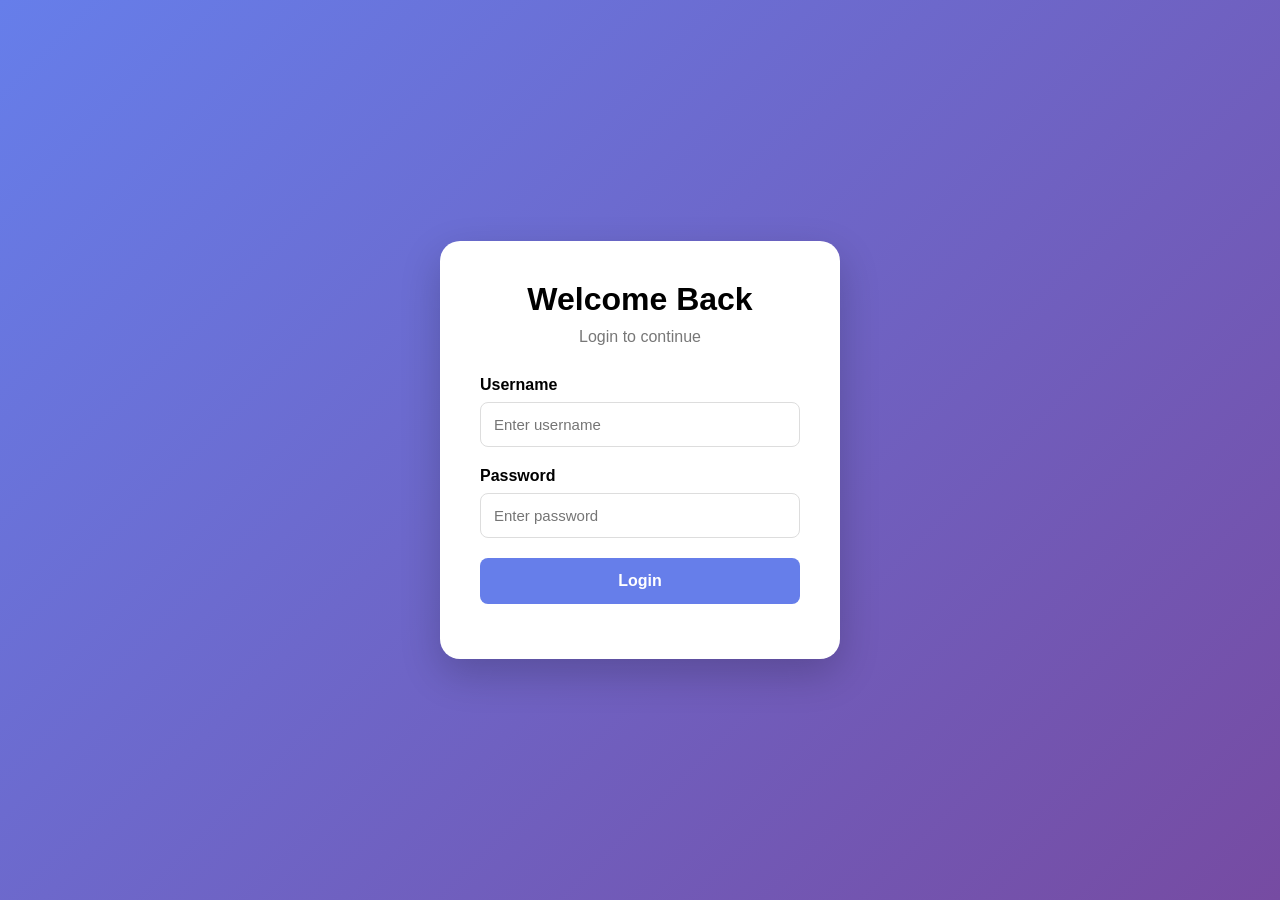
<file: Login Page.html>
<!DOCTYPE html>
<html lang="en">

<head>
    <meta charset="UTF-8">
    <meta name="viewport" content="width=device-width, initial-scale=1.0">

    <title>Login</title>

    <link rel="stylesheet" href="style.css">
</head>

<body>

    <div class="login-container">

        <div class="login-card">

            <h1>Welcome Back</h1>

            <p class="subtitle">
                Login to continue
            </p>

            <form id="loginForm">

                <div class="input-group">
                    <label>Username</label>

                    <input
                        type="text"
                        id="username"
                        placeholder="Enter username"
                        required
                    >
                </div>

                <div class="input-group">
                    <label>Password</label>

                    <input
                        type="password"
                        id="password"
                        placeholder="Enter password"
                        required
                    >
                </div>

                <button type="submit" id="loginButton">
                    Login
                </button>

                <p id="message"></p>

            </form>

        </div>

    </div>

    <script src="script.js"></script>

</body>

</html>
</file>
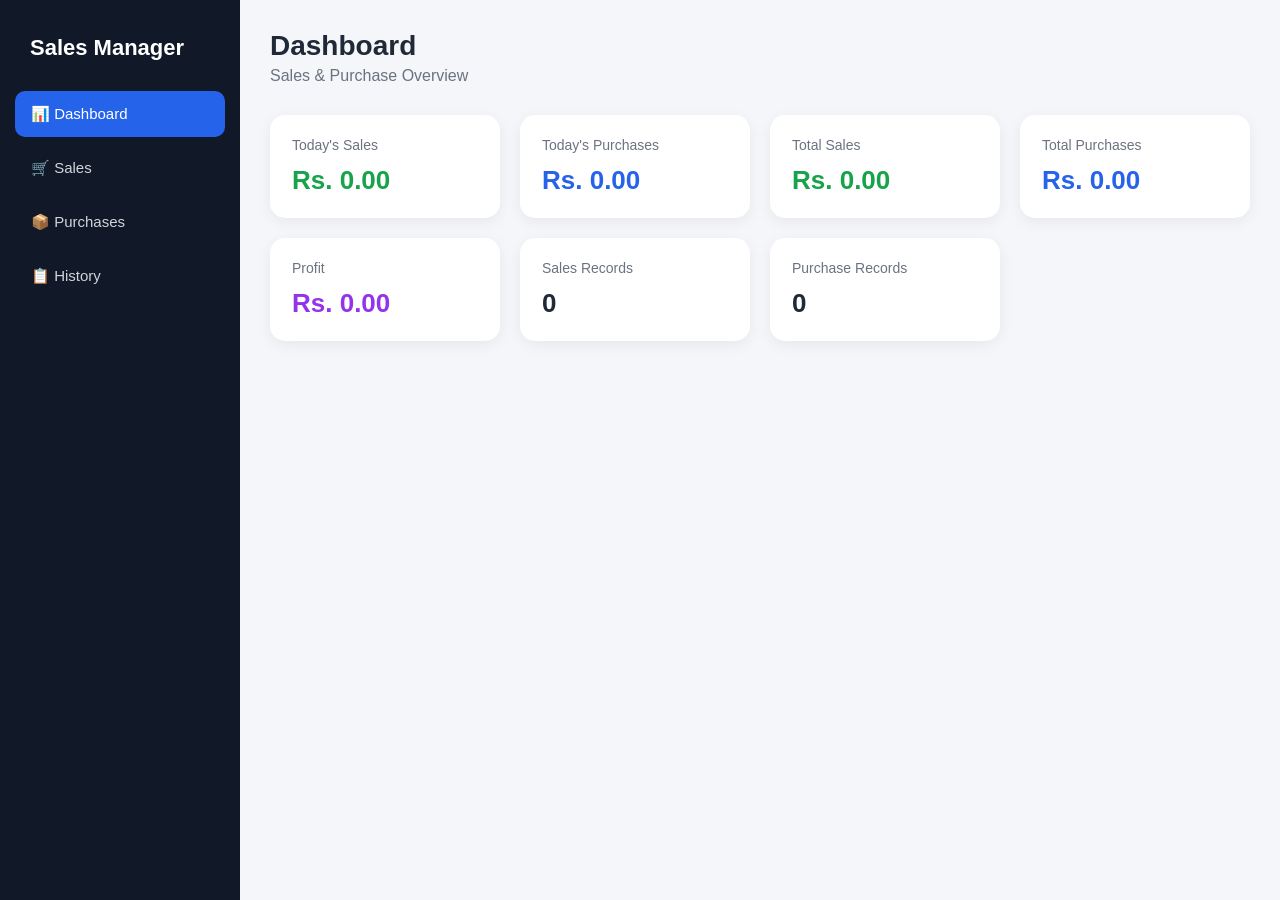
<file: Sales.html>
<!DOCTYPE html>
<html>

<head>

  <base target="_top">

  <meta name="viewport"
        content="width=device-width, initial-scale=1.0">

  <title>Sales & Purchase Management</title>


  <style>

    * {
      box-sizing: border-box;
      margin: 0;
      padding: 0;
    }


    body {

      font-family:
        Arial,
        Helvetica,
        sans-serif;

      background: #f4f6f9;

      color: #1f2937;

    }


    /* =========================
       SIDEBAR
    ========================= */

    .sidebar {

      position: fixed;

      left: 0;
      top: 0;

      width: 240px;
      height: 100vh;

      background: #111827;

      color: white;

      padding: 25px 15px;

    }


    .logo {

      font-size: 22px;

      font-weight: bold;

      padding: 10px 15px 30px;

    }


    .menu {

      display: flex;

      flex-direction: column;

      gap: 8px;

    }


    .menu button {

      border: none;

      background: transparent;

      color: #d1d5db;

      padding: 14px 16px;

      text-align: left;

      border-radius: 10px;

      font-size: 15px;

      cursor: pointer;

    }


    .menu button:hover,
    .menu button.active {

      background: #2563eb;

      color: white;

    }


    /* =========================
       MAIN
    ========================= */

    .main {

      margin-left: 240px;

      padding: 30px;

    }


    .topbar {

      display: flex;

      justify-content: space-between;

      align-items: center;

      margin-bottom: 30px;

    }


    .topbar h1 {

      font-size: 28px;

    }


    .topbar p {

      color: #6b7280;

      margin-top: 5px;

    }


    /* =========================
       SECTIONS
    ========================= */

    .section {

      display: none;

    }


    .section.active {

      display: block;

    }


    /* =========================
       CARDS
    ========================= */

    .cards {

      display: grid;

      grid-template-columns:
        repeat(4, 1fr);

      gap: 20px;

      margin-bottom: 30px;

    }


    .card {

      background: white;

      border-radius: 15px;

      padding: 22px;

      box-shadow:
        0 4px 15px rgba(0,0,0,.06);

    }


    .card-title {

      font-size: 14px;

      color: #6b7280;

      margin-bottom: 12px;

    }


    .card-value {

      font-size: 26px;

      font-weight: bold;

    }


    .sales-color {

      color: #16a34a;

    }


    .purchase-color {

      color: #2563eb;

    }


    .profit-color {

      color: #9333ea;

    }


    /* =========================
       FORM
    ========================= */

    .form-card {

      background: white;

      padding: 25px;

      border-radius: 15px;

      box-shadow:
        0 4px 15px rgba(0,0,0,.06);

      max-width: 850px;

    }


    .form-grid {

      display: grid;

      grid-template-columns:
        repeat(2, 1fr);

      gap: 20px;

    }


    .form-group {

      display: flex;

      flex-direction: column;

      gap: 7px;

    }


    .form-group.full {

      grid-column: 1 / -1;

    }


    label {

      font-weight: 600;

      font-size: 14px;

    }


    input {

      width: 100%;

      padding: 13px;

      border: 1px solid #d1d5db;

      border-radius: 9px;

      outline: none;

      font-size: 15px;

    }


    input:focus {

      border-color: #2563eb;

    }


    .total-box {

      background: #eff6ff;

      border: 1px solid #bfdbfe;

      padding: 15px;

      border-radius: 10px;

      font-size: 18px;

      font-weight: bold;

      color: #1d4ed8;

    }


    .btn {

      border: none;

      padding: 13px 25px;

      border-radius: 9px;

      color: white;

      font-size: 15px;

      cursor: pointer;

      margin-top: 10px;

    }


    .btn-sale {

      background: #16a34a;

    }


    .btn-purchase {

      background: #2563eb;

    }


    .btn:hover {

      opacity: .9;

    }


    /* =========================
       HISTORY
    ========================= */

    .history-card {

      background: white;

      padding: 20px;

      border-radius: 15px;

      margin-bottom: 25px;

      box-shadow:
        0 4px 15px rgba(0,0,0,.06);

    }


    .history-header {

      display: flex;

      justify-content: space-between;

      align-items: center;

      margin-bottom: 15px;

    }


    .history-header h2 {

      font-size: 20px;

    }


    .search {

      max-width: 300px;

    }


    .table-wrapper {

      overflow-x: auto;

    }


    table {

      width: 100%;

      border-collapse: collapse;

      min-width: 700px;

    }


    th {

      background: #f3f4f6;

      text-align: left;

      padding: 12px;

      font-size: 13px;

    }


    td {

      padding: 12px;

      border-bottom: 1px solid #e5e7eb;

      font-size: 14px;

    }


    tr:hover {

      background: #f9fafb;

    }


    /* =========================
       LOADING
    ========================= */

    .loading {

      position: fixed;

      inset: 0;

      background: rgba(255,255,255,.8);

      display: none;

      align-items: center;

      justify-content: center;

      z-index: 999;

    }


    .loading.show {

      display: flex;

    }


    .spinner {

      width: 45px;

      height: 45px;

      border: 5px solid #e5e7eb;

      border-top-color: #2563eb;

      border-radius: 50%;

      animation: spin .8s linear infinite;

    }


    @keyframes spin {

      to {
        transform: rotate(360deg);
      }

    }


    /* =========================
       TOAST
    ========================= */

    .toast {

      position: fixed;

      right: 25px;

      bottom: 25px;

      background: #111827;

      color: white;

      padding: 15px 20px;

      border-radius: 10px;

      display: none;

      z-index: 1000;

    }


    .toast.show {

      display: block;

    }


    /* =========================
       MOBILE
    ========================= */

    @media(max-width: 900px) {

      .sidebar {

        width: 70px;

        padding: 20px 8px;

      }


      .logo {

        font-size: 0;

      }


      .logo::after {

        content: "📊";

        font-size: 25px;

      }


      .menu button {

        text-align: center;

        font-size: 0;

      }


      .menu button span {

        display: none;

      }


      .main {

        margin-left: 70px;

        padding: 20px;

      }


      .cards {

        grid-template-columns:
          repeat(2, 1fr);

      }

    }


    @media(max-width: 600px) {

      .cards {

        grid-template-columns: 1fr;

      }


      .form-grid {

        grid-template-columns: 1fr;

      }


      .topbar h1 {

        font-size: 22px;

      }

    }

  </style>

</head>


<body>


  <!-- =========================
       SIDEBAR
  ========================= -->

  <aside class="sidebar">

    <div class="logo">
      Sales Manager
    </div>


    <div class="menu">

      <button
        class="active"
        onclick="showSection('dashboard', this)">

        📊 <span>Dashboard</span>

      </button>


      <button
        onclick="showSection('sales', this)">

        🛒 <span>Sales</span>

      </button>


      <button
        onclick="showSection('purchases', this)">

        📦 <span>Purchases</span>

      </button>


      <button
        onclick="showSection('history', this)">

        📋 <span>History</span>

      </button>

    </div>

  </aside>



  <!-- =========================
       MAIN
  ========================= -->

  <main class="main">


    <!-- DASHBOARD -->

    <section
      id="dashboard"
      class="section active">

      <div class="topbar">

        <div>

          <h1>Dashboard</h1>

          <p>
            Sales & Purchase Overview
          </p>

        </div>

      </div>


      <div class="cards">


        <div class="card">

          <div class="card-title">
            Today's Sales
          </div>

          <div
            id="todaySales"
            class="card-value sales-color">

            Rs. 0.00

          </div>

        </div>


        <div class="card">

          <div class="card-title">
            Today's Purchases
          </div>

          <div
            id="todayPurchases"
            class="card-value purchase-color">

            Rs. 0.00

          </div>

        </div>


        <div class="card">

          <div class="card-title">
            Total Sales
          </div>

          <div
            id="totalSales"
            class="card-value sales-color">

            Rs. 0.00

          </div>

        </div>


        <div class="card">

          <div class="card-title">
            Total Purchases
          </div>

          <div
            id="totalPurchases"
            class="card-value purchase-color">

            Rs. 0.00

          </div>

        </div>


        <div class="card">

          <div class="card-title">
            Profit
          </div>

          <div
            id="profit"
            class="card-value profit-color">

            Rs. 0.00

          </div>

        </div>


        <div class="card">

          <div class="card-title">
            Sales Records
          </div>

          <div
            id="salesCount"
            class="card-value">

            0

          </div>

        </div>


        <div class="card">

          <div class="card-title">
            Purchase Records
          </div>

          <div
            id="purchaseCount"
            class="card-value">

            0

          </div>

        </div>

      </div>

    </section>



    <!-- =========================
         SALES
    ========================= -->

    <section
      id="sales"
      class="section">


      <div class="topbar">

        <div>

          <h1>Add Sale</h1>

          <p>
            Add a new sales transaction
          </p>

        </div>

      </div>


      <div class="form-card">


        <div class="form-grid">


          <div class="form-group">

            <label>
              Product Name
            </label>

            <input
              type="text"
              id="saleProduct"
              placeholder="Enter product name">

          </div>


          <div class="form-group">

            <label>
              Quantity
            </label>

            <input
              type="number"
              id="saleQuantity"
              min="1"
              step="1"
              placeholder="Enter quantity"
              oninput="calculateSaleTotal()">

          </div>


          <div class="form-group">

            <label>
              Selling Price
            </label>

            <input
              type="number"
              id="salePrice"
              min="0"
              step="0.01"
              placeholder="Enter selling price"
              oninput="calculateSaleTotal()">

          </div>


          <div class="form-group">

            <label>
              Total Amount
            </label>

            <div
              id="saleTotal"
              class="total-box">

              Rs. 0.00

            </div>

          </div>


          <div class="form-group">

            <label>
              Customer Name
            </label>

            <input
              type="text"
              id="customerName"
              placeholder="Optional">

          </div>


          <div class="form-group">

            <label>
              Location
            </label>

            <input
              type="text"
              id="saleLocation"
              placeholder="Enter location">

          </div>


        </div>


        <button
          class="btn btn-sale"
          onclick="addSale()">

          ➕ Add Sale

        </button>


      </div>

    </section>



    <!-- =========================
         PURCHASES
    ========================= -->

    <section
      id="purchases"
      class="section">


      <div class="topbar">

        <div>

          <h1>Add Purchase</h1>

          <p>
            Add a new purchase transaction
          </p>

        </div>

      </div>


      <div class="form-card">


        <div class="form-grid">


          <div class="form-group">

            <label>
              Item Name
            </label>

            <input
              type="text"
              id="purchaseItem"
              placeholder="Enter item name">

          </div>


          <div class="form-group">

            <label>
              Quantity
            </label>

            <input
              type="number"
              id="purchaseQuantity"
              min="1"
              step="1"
              placeholder="Enter quantity"
              oninput="calculatePurchaseTotal()">

          </div>


          <div class="form-group">

            <label>
              Price
            </label>

            <input
              type="number"
              id="purchasePrice"
              min="0"
              step="0.01"
              placeholder="Enter price"
              oninput="calculatePurchaseTotal()">

          </div>


          <div class="form-group">

            <label>
              Total Amount
            </label>

            <div
              id="purchaseTotal"
              class="total-box">

              Rs. 0.00

            </div>

          </div>


        </div>


        <button
          class="btn btn-purchase"
          onclick="addPurchase()">

          ➕ Add Purchase

        </button>


      </div>

    </section>



    <!-- =========================
         HISTORY
    ========================= -->

    <section
      id="history"
      class="section">


      <div class="topbar">

        <div>

          <h1>Transaction History</h1>

          <p>
            View your sales and purchases
          </p>

        </div>

      </div>


      <!-- SALES HISTORY -->

      <div class="history-card">


        <div class="history-header">

          <h2>🛒 Sales History</h2>

          <input
            class="search"
            id="salesSearch"
            type="text"
            placeholder="Search sales..."
            oninput="filterSales()">

        </div>


        <div class="table-wrapper">

          <table>

            <thead>

              <tr>

                <th>ID</th>

                <th>Date & Time</th>

                <th>Product</th>

                <th>Qty</th>

                <th>Price</th>

                <th>Total</th>

                <th>Customer</th>

                <th>Location</th>

              </tr>

            </thead>

            <tbody id="salesTable">

            </tbody>

          </table>

        </div>

      </div>



      <!-- PURCHASE HISTORY -->

      <div class="history-card">


        <div class="history-header">

          <h2>📦 Purchase History</h2>

          <input
            class="search"
            id="purchaseSearch"
            type="text"
            placeholder="Search purchases..."
            oninput="filterPurchases()">

        </div>


        <div class="table-wrapper">

          <table>

            <thead>

              <tr>

                <th>ID</th>

                <th>Date & Time</th>

                <th>Item</th>

                <th>Qty</th>

                <th>Price</th>

                <th>Total</th>

              </tr>

            </thead>

            <tbody id="purchaseTable">

            </tbody>

          </table>

        </div>

      </div>


    </section>


  </main>



  <!-- LOADING -->

  <div
    id="loading"
    class="loading">

    <div class="spinner"></div>

  </div>


  <!-- TOAST -->

  <div
    id="toast"
    class="toast">

  </div>



  <script>


    let salesData = [];

    let purchasesData = [];


    /* =========================
       NAVIGATION
    ========================= */

    function showSection(id, button) {

      document
        .querySelectorAll(".section")
        .forEach(section => {

          section.classList.remove("active");

        });


      document
        .getElementById(id)
        .classList.add("active");


      document
        .querySelectorAll(".menu button")
        .forEach(btn => {

          btn.classList.remove("active");

        });


      button.classList.add("active");


      if (id === "dashboard") {

        loadDashboard();

      }


      if (id === "history") {

        loadHistory();

      }

    }


    /* =========================
       MONEY
    ========================= */

    function money(value) {

      return "Rs. " +
        Number(value || 0)
          .toLocaleString("en-LK", {
            minimumFractionDigits: 2,
            maximumFractionDigits: 2
          });

    }


    /* =========================
       SALE TOTAL
    ========================= */

    function calculateSaleTotal() {

      const quantity =
        Number(
          document.getElementById("saleQuantity").value
        ) || 0;


      const price =
        Number(
          document.getElementById("salePrice").value
        ) || 0;


      document.getElementById("saleTotal")
        .textContent = money(quantity * price);

    }


    /* =========================
       PURCHASE TOTAL
    ========================= */

    function calculatePurchaseTotal() {

      const quantity =
        Number(
          document.getElementById("purchaseQuantity").value
        ) || 0;


      const price =
        Number(
          document.getElementById("purchasePrice").value
        ) || 0;


      document.getElementById("purchaseTotal")
        .textContent = money(quantity * price);

    }


    /* =========================
       ADD SALE
    ========================= */

    function addSale() {

      const product =
        document.getElementById("saleProduct").value.trim();


      const quantity =
        Number(
          document.getElementById("saleQuantity").value
        );


      const price =
        Number(
          document.getElementById("salePrice").value
        );


      const customer =
        document.getElementById("customerName").value.trim();


      const location =
        document.getElementById("saleLocation").value.trim();


      if (!product) {

        showToast("Please enter product name.");

        return;

      }


      if (!quantity || quantity <= 0) {

        showToast("Please enter a valid quantity.");

        return;

      }


      if (price < 0 || isNaN(price)) {

        showToast("Please enter a valid selling price.");

        return;

      }


      showLoading(true);


      google.script.run

        .withSuccessHandler(function(response) {

          showLoading(false);

          showToast("✅ Sale added successfully!");

          clearSaleForm();

          loadDashboard();

        })

        .withFailureHandler(function(error) {

          showLoading(false);

          showToast(
            "❌ " + error.message
          );

        })

        .addSale({

          product: product,

          quantity: quantity,

          price: price,

          customer: customer,

          location: location

        });

    }


    /* =========================
       ADD PURCHASE
    ========================= */

    function addPurchase() {

      const item =
        document.getElementById("purchaseItem").value.trim();


      const quantity =
        Number(
          document.getElementById("purchaseQuantity").value
        );


      const price =
        Number(
          document.getElementById("purchasePrice").value
        );


      if (!item) {

        showToast("Please enter item name.");

        return;

      }


      if (!quantity || quantity <= 0) {

        showToast("Please enter a valid quantity.");

        return;

      }


      if (price < 0 || isNaN(price)) {

        showToast("Please enter a valid price.");

        return;

      }


      showLoading(true);


      google.script.run

        .withSuccessHandler(function(response) {

          showLoading(false);

          showToast("✅ Purchase added successfully!");

          clearPurchaseForm();

          loadDashboard();

        })

        .withFailureHandler(function(error) {

          showLoading(false);

          showToast(
            "❌ " + error.message
          );

        })

        .addPurchase({

          item: item,

          quantity: quantity,

          price: price

        });

    }


    /* =========================
       DASHBOARD
    ========================= */

    function loadDashboard() {

      google.script.run

        .withSuccessHandler(function(data) {

          document.getElementById("todaySales")
            .textContent = money(data.todaySales);


          document.getElementById("todayPurchases")
            .textContent = money(data.todayPurchases);


          document.getElementById("totalSales")
            .textContent = money(data.totalSales);


          document.getElementById("totalPurchases")
            .textContent = money(data.totalPurchases);


          document.getElementById("profit")
            .textContent = money(data.profit);


          document.getElementById("salesCount")
            .textContent = data.salesCount;


          document.getElementById("purchaseCount")
            .textContent = data.purchasesCount;

        })

        .withFailureHandler(function(error) {

          showToast(
            "❌ " + error.message
          );

        })

        .getDashboardData();

    }


    /* =========================
       HISTORY
    ========================= */

    function loadHistory() {

      showLoading(true);


      google.script.run

        .withSuccessHandler(function(data) {

          salesData = data;

          renderSales(data);

          google.script.run

            .withSuccessHandler(function(data2) {

              purchasesData = data2;

              renderPurchases(data2);

              showLoading(false);

            })

            .withFailureHandler(function(error) {

              showLoading(false);

              showToast(
                "❌ " + error.message
              );

            })

            .getPurchaseHistory();

        })

        .withFailureHandler(function(error) {

          showLoading(false);

          showToast(
            "❌ " + error.message
          );

        })

        .getSalesHistory();

    }


    /* =========================
       SALES TABLE
    ========================= */

    function renderSales(data) {

      const table =
        document.getElementById("salesTable");


      table.innerHTML = "";


      if (!data.length) {

        table.innerHTML = `
          <tr>
            <td colspan="8"
                style="text-align:center;padding:25px">
              No sales records found.
            </td>
          </tr>
        `;

        return;

      }


      data.forEach(row => {

        const tr =
          document.createElement("tr");


        tr.innerHTML = `

          <td>${escapeHTML(row.id)}</td>

          <td>${escapeHTML(row.date)}</td>

          <td>${escapeHTML(row.product)}</td>

          <td>${row.quantity}</td>

          <td>${money(row.price)}</td>

          <td>${money(row.total)}</td>

          <td>${escapeHTML(row.customer || "-")}</td>

          <td>${escapeHTML(row.location || "-")}</td>

        `;


        table.appendChild(tr);

      });

    }


    /* =========================
       PURCHASE TABLE
    ========================= */

    function renderPurchases(data) {

      const table =
        document.getElementById("purchaseTable");


      table.innerHTML = "";


      if (!data.length) {

        table.innerHTML = `
          <tr>
            <td colspan="6"
                style="text-align:center;padding:25px">
              No purchase records found.
            </td>
          </tr>
        `;

        return;

      }


      data.forEach(row => {

        const tr =
          document.createElement("tr");


        tr.innerHTML = `

          <td>${escapeHTML(row.id)}</td>

          <td>${escapeHTML(row.date)}</td>

          <td>${escapeHTML(row.item)}</td>

          <td>${row.quantity}</td>

          <td>${money(row.price)}</td>

          <td>${money(row.total)}</td>

        `;


        table.appendChild(tr);

      });

    }


    /* =========================
       SEARCH SALES
    ========================= */

    function filterSales() {

      const search =
        document.getElementById("salesSearch")
          .value
          .toLowerCase();


      const filtered =
        salesData.filter(row => {

          return (

            String(row.product)
              .toLowerCase()
              .includes(search)

            ||

            String(row.customer)
              .toLowerCase()
              .includes(search)

            ||

            String(row.location)
              .toLowerCase()
              .includes(search)

            ||

            String(row.date)
              .toLowerCase()
              .includes(search)

          );

        });


      renderSales(filtered);

    }


    /* =========================
       SEARCH PURCHASES
    ========================= */

    function filterPurchases() {

      const search =
        document.getElementById("purchaseSearch")
          .value
          .toLowerCase();


      const filtered =
        purchasesData.filter(row => {

          return (

            String(row.item)
              .toLowerCase()
              .includes(search)

            ||

            String(row.date)
              .toLowerCase()
              .includes(search)

          );

        });


      renderPurchases(filtered);

    }


    /* =========================
       CLEAR SALE FORM
    ========================= */

    function clearSaleForm() {

      document.getElementById("saleProduct")
        .value = "";


      document.getElementById("saleQuantity")
        .value = "";


      document.getElementById("salePrice")
        .value = "";


      document.getElementById("customerName")
        .value = "";


      document.getElementById("saleLocation")
        .value = "";


      document.getElementById("saleTotal")
        .textContent = "Rs. 0.00";

    }


    /* =========================
       CLEAR PURCHASE FORM
    ========================= */

    function clearPurchaseForm() {

      document.getElementById("purchaseItem")
        .value = "";


      document.getElementById("purchaseQuantity")
        .value = "";


      document.getElementById("purchasePrice")
        .value = "";


      document.getElementById("purchaseTotal")
        .textContent = "Rs. 0.00";

    }


    /* =========================
       LOADING
    ========================= */

    function showLoading(show) {

      document
        .getElementById("loading")
        .classList.toggle("show", show);

    }


    /* =========================
       TOAST
    ========================= */

    function showToast(message) {

      const toast =
        document.getElementById("toast");


      toast.textContent = message;

      toast.classList.add("show");


      setTimeout(() => {

        toast.classList.remove("show");

      }, 3000);

    }


    /* =========================
       HTML SECURITY
    ========================= */

    function escapeHTML(value) {

      return String(value ?? "")
        .replace(/&/g, "&amp;")
        .replace(/</g, "&lt;")
        .replace(/>/g, "&gt;")
        .replace(/"/g, "&quot;")
        .replace(/'/g, "&#039;");

    }


    /* =========================
       START
    ========================= */

    window.onload = function() {

      loadDashboard();

    };


  </script>

</body>

</html>
</file>
<file: style.css>
* {
    margin: 0;
    padding: 0;
    box-sizing: border-box;
}

body {
    font-family: Arial, sans-serif;

    min-height: 100vh;

    display: flex;
    justify-content: center;
    align-items: center;

    background: linear-gradient(
        135deg,
        #667eea,
        #764ba2
    );
}

.login-container {
    width: 100%;
    padding: 20px;
}

.login-card {
    max-width: 400px;

    margin: auto;

    background: white;

    padding: 40px;

    border-radius: 20px;

    box-shadow:
        0 15px 40px rgba(0, 0, 0, 0.2);
}

h1 {
    text-align: center;
    margin-bottom: 10px;
}

.subtitle {
    text-align: center;
    color: #777;

    margin-bottom: 30px;
}

.input-group {
    margin-bottom: 20px;
}

label {
    display: block;

    margin-bottom: 8px;

    font-weight: bold;
}

input {
    width: 100%;

    padding: 13px;

    border: 1px solid #ddd;

    border-radius: 8px;

    font-size: 15px;

    outline: none;
}

input:focus {
    border-color: #667eea;
}

button {
    width: 100%;

    padding: 14px;

    border: none;

    border-radius: 8px;

    background: #667eea;

    color: white;

    font-size: 16px;

    font-weight: bold;

    cursor: pointer;
}

button:hover {
    background: #5568d8;
}

button:disabled {
    background: #aaa;

    cursor: not-allowed;
}

#message {
    text-align: center;

    margin-top: 15px;

    font-weight: bold;
}
</file>
